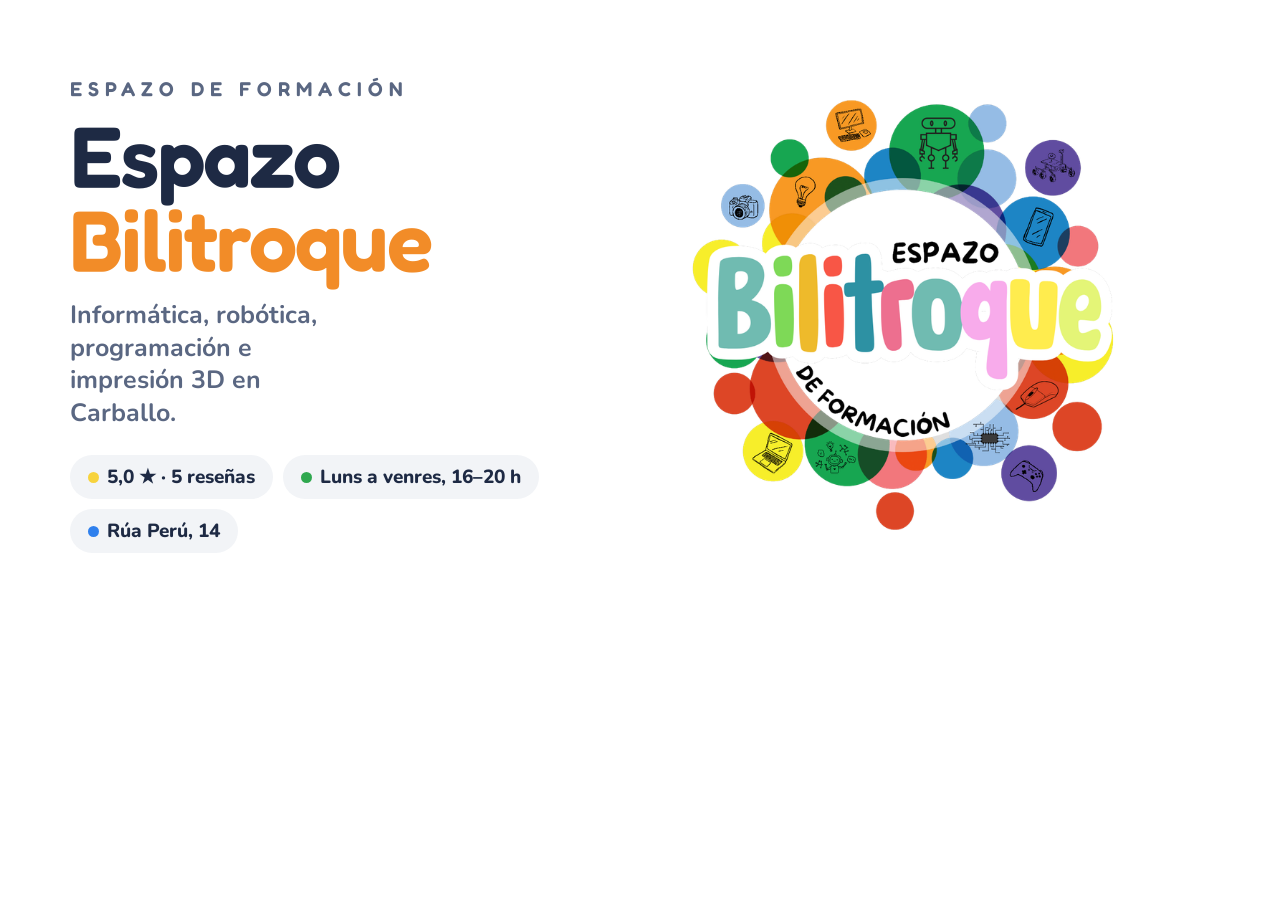
<file: scripts/og.html>
<!doctype html><html lang="gl"><head><meta charset="utf-8">
<link href="https://fonts.googleapis.com/css2?family=Fredoka:wght@400;500;600&family=Nunito:wght@700;800&display=swap" rel="stylesheet">
<style>
 *{box-sizing:border-box;margin:0}
 body{width:1200px;height:630px;background:#fff;font-family:Nunito,sans-serif;color:#1e2a44;
      display:grid;grid-template-columns:1.12fr .88fr;align-items:center;gap:30px;padding:64px 70px;overflow:hidden}
 .sup{font-family:Fredoka,sans-serif;font-weight:600;font-size:20px;letter-spacing:.3em;text-transform:uppercase;color:#5a6782;margin-bottom:12px}
 h1{font-family:Fredoka,sans-serif;font-weight:600;font-size:86px;line-height:.98;letter-spacing:-.02em;margin-bottom:18px}
 h1 .a{color:#1e2a44}
 h1 .b{color:#f28c28}
 p{font-size:25px;font-weight:700;color:#5a6782;line-height:1.3;max-width:20ch}
 .pil{display:flex;gap:10px;margin-top:26px;flex-wrap:wrap}
 .pil span{background:#f2f4f7;border-radius:999px;padding:9px 18px;font-size:19px;font-weight:800;display:flex;align-items:center;gap:8px}
 .pil i{width:11px;height:11px;border-radius:50%;display:block}
 .logo{display:grid;place-items:center}
 .logo img{width:430px;height:430px;object-fit:contain}
</style></head><body>
 <div>
  <div class="sup">Espazo de formación</div>
  <h1><span class="a">Espazo</span><br><span class="b">Bilitroque</span></h1>
  <p>Informática, robótica, programación e impresión 3D en Carballo.</p>
  <div class="pil">
   <span><i style="background:#f7d33d"></i>5,0 ★ · 5 reseñas</span>
   <span><i style="background:#2fa84f"></i>Luns a venres, 16–20 h</span>
   <span><i style="background:#2f80ed"></i>Rúa Perú, 14</span>
  </div>
 </div>
 <div class="logo"><img src="../assets/img/brand/bilitroque-logo.png" alt=""></div>
</body></html>
</file>
